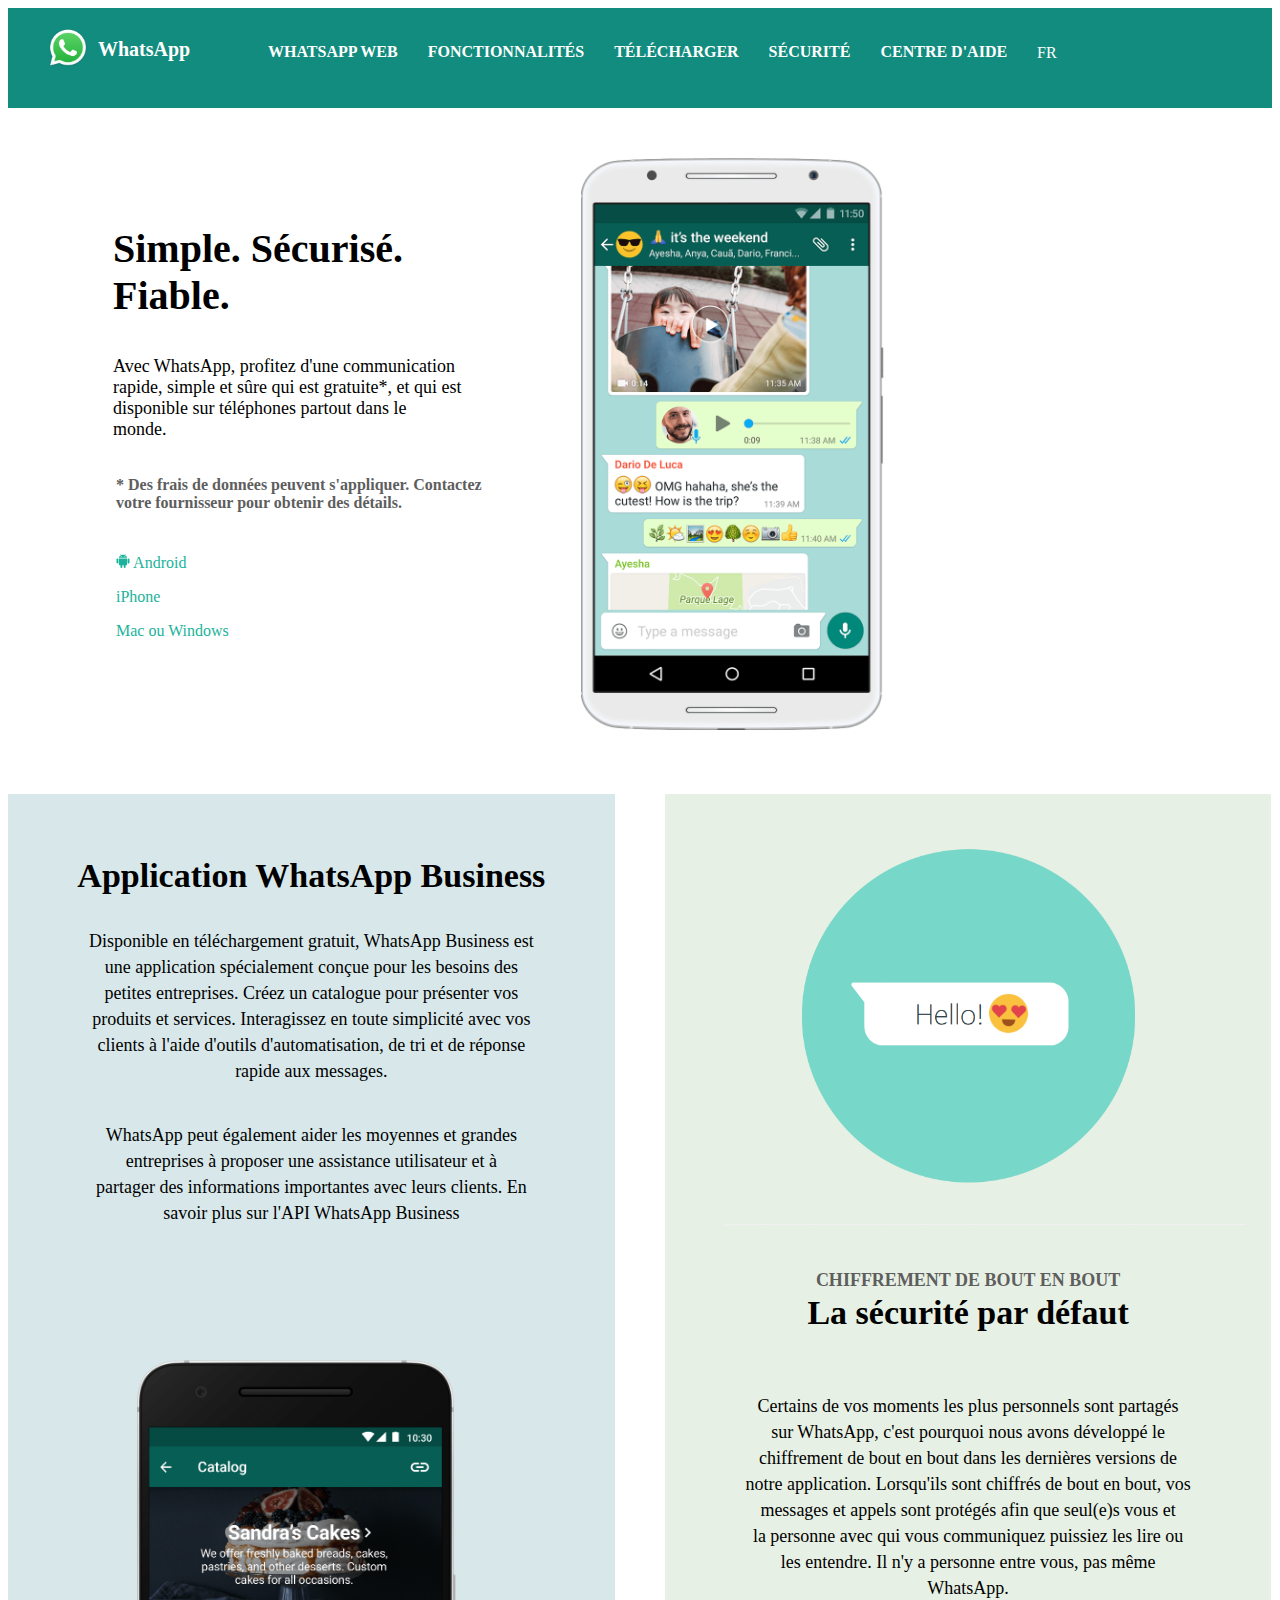
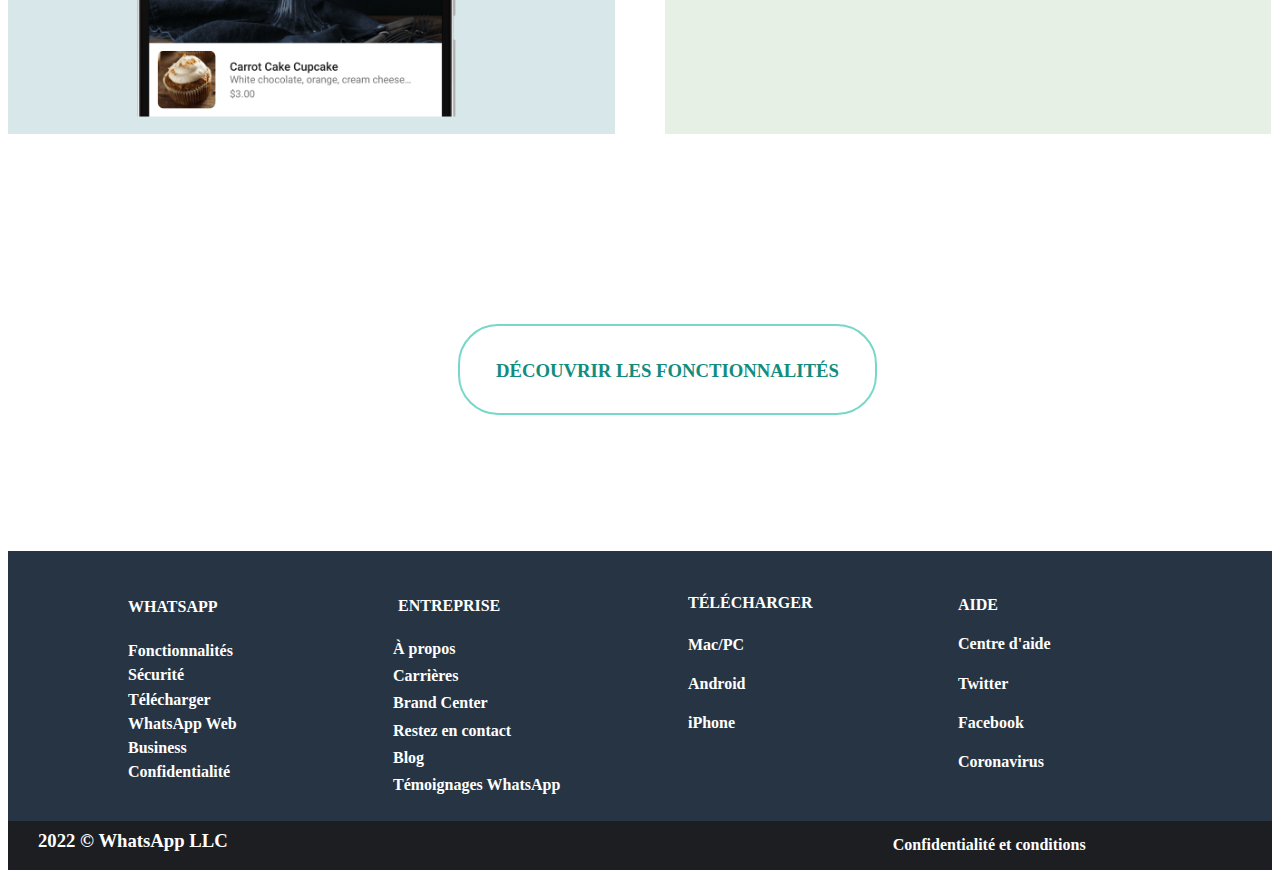
<file: index.html>
<!DOCTYPE html>
<html>
<head>
    <meta charset="UTF-8">
    <link rel="icon" href="images/logo.png"/>
    <link rel="stylesheet" href="css/index.css">
    <meta http-equiv="X-UA-Compatible" content="IE=edge">
    <meta name="viewport" content="width=device-width, initial-scale=1.0">
    <link rel="stylesheet" href="https://cdnjs.cloudflare.com/ajax/libs/font-awesome/6.1.0/css/all.min.css" integrity="sha512-10/jx2EXwxxWqCLX/hHth/vu2KY3jCF70dCQB8TSgNjbCVAC/8vai53GfMDrO2Emgwccf2pJqxct9ehpzG+MTw==" crossorigin="anonymous" referrerpolicy="no-referrer" />
    <title>Whatsapp</title>
</head>
<body>
    <header>
   <center>
        <nav>
            <div class="bloc1">
                <img src="images/logo.png">
                <a href="">WhatsApp</a>
            </div>
           
                <ul>
                        <a href="">WHATSAPP WEB</a>
                        <a href="">FONCTIONNALITÉS </a>
                        <a href="">TÉLÉCHARGER</a>
                        <a href="">SÉCURITÉ</a>
                        <a href="">CENTRE D'AIDE</a>
                        <div class="images">
                            <p> <i class="fa-solid fa-globe"></i>FR<i class="fa-solid fa-square-caret-down"></i></p>
                            
                        </div>
                </ul>                   
            </nav>
    </center>
    </header>
<main>
    <section class="corps">
        <div class="info">
            <div>
                <h1>Simple. Sécurisé. <br>
                            Fiable.</h1>
                <p>Avec WhatsApp, profitez d'une communication <br> rapide, simple et sûre qui est gratuite*, et qui est <br>
                             disponible sur téléphones partout dans le <br> monde.</p> </div>
                <h5 class="last">* Des frais de données peuvent s'appliquer. Contactez <br>
                votre fournisseur pour obtenir des détails.</h5>
            
        <div class="imagetexte">
                <p> <svg width="14" height="14" fill="none" class="_wauiIcon__android _9u4c"><path d="M2.904 10.59c0 .365.324.663.722.663h.824v1.881c0 .477.415.866.925.866s.924-.387.924-.866v-1.882h1.44v1.88c0 .477.414.866.924.866.511 0 .924-.387.924-.865v-1.881h.825c.398 0 .721-.299.721-.664V4.413H2.904v6.176zM8.95 1.212L9.71.197c.045-.059.035-.139-.025-.178-.059-.037-.144-.018-.188.041l-.789 1.056A5.002 5.002 0 007.002.822c-.608 0-1.187.105-1.707.294L4.506.062c-.044-.06-.129-.08-.188-.041-.06.037-.07.116-.025.178l.76 1.016c-1.209.518-2.056 1.501-2.164 2.65h8.229c-.112-1.15-.96-2.133-2.168-2.652zM5.265 2.815a.483.483 0 01-.254-.071.43.43 0 01-.167-.189.39.39 0 01-.026-.243.411.411 0 01.124-.215.49.49 0 01.496-.091.45.45 0 01.205.155c.05.069.077.15.077.233a.406.406 0 01-.134.297.477.477 0 01-.321.124zm3.528 0a.483.483 0 01-.253-.071.43.43 0 01-.168-.189.39.39 0 01-.026-.243.411.411 0 01.125-.215.49.49 0 01.496-.091.45.45 0 01.205.155c.05.069.076.15.076.233a.406.406 0 01-.133.297.477.477 0 01-.322.124zm3.783 1.573c-.512 0-.925.387-.925.866v3.38c0 .477.415.866.925.866s.924-.387.924-.865V5.252c.002-.478-.411-.864-.925-.864zm-11.152 0c-.51 0-.924.387-.924.866v3.38c0 .477.415.866.924.866.512 0 .925-.387.925-.865V5.252c0-.478-.415-.864-.925-.864z" fill="currentColor"></path></svg> Android <i class="fa-solid fa-angle-right"></i></p>
                <p><i class="fa-brands fa-apple"></i> iPhone <i class="fa-solid fa-angle-right"></i></p>
                <p><i class="fa-solid fa-desktop"></i> Mac ou Windows <i class="fa-solid fa-angle-right"></i></p>
            </div>
            </div>
        </div>
        <div class="image">
            <img src="images/whatsapp1.png">
        </div>
    </section>

    <section class="section2">
        <div class="premierediv">
            <h1>Application WhatsApp Business</h1>
                   <p class="paragraphe1">Disponible en téléchargement gratuit, WhatsApp Business est <br>
                    une application spécialement conçue pour les besoins des <br>
                    petites entreprises. Créez un catalogue pour présenter vos <br>
                    produits et services. Interagissez en toute simplicité avec vos <br>
                     clients à l'aide d'outils d'automatisation, de tri et de réponse <br>
                      rapide aux messages.
        <div class="paragraphe2">
                    </p> WhatsApp peut également aider les moyennes et grandes <br>
                    entreprises à proposer une assistance utilisateur et à <br>
                    partager des informations importantes avec leurs clients. En <br>
                    savoir plus sur l'API WhatsApp Business</p>
       </div>
       <div class="blocvisuel">
             <img src="images/whatsapp2.png">
       </div>

        </div>
        <div class="deuxiemediv">
            <img src="images/hello.png">

        <div class="texto">
            <h3>CHIFFREMENT DE BOUT EN BOUT</h3>
            <h1>La sécurité par défaut</h1>
            <p>Certains de vos moments les plus personnels sont partagés <br>
               sur WhatsApp, c'est pourquoi nous avons développé le <br>
               chiffrement de bout en bout dans les dernières versions de <br>
               notre application. Lorsqu'ils sont chiffrés de bout en bout, vos <br>
               messages et appels sont protégés afin que seul(e)s vous et <br>
               la personne avec qui vous communiquez puissiez les lire ou <br>
               les entendre. Il n'y a personne entre vous, pas même <br>
               WhatsApp.</p>

        </div>
    </div>
    </section>

    <section class="section3">
        <h3>DÉCOUVRIR LES FONCTIONNALITÉS</h3>
    </section>
</main>
</body>
<footer>
    <div class="haut">
        <ul class="liste1">
          <h1>WHATSAPP</h1>
          <h4>Fonctionnalités</h4> 
          <h4>Sécurité</h4> 
          <h4>Télécharger</h4>
          <h4>WhatsApp Web</h4>
          <h4>Business</h4>
          <h4>Confidentialité</h4>
        </ul>

        <div class="liste2">
            <h1>ENTREPRISE</h1>
            <h4>À propos</h4>
            <h4>Carrières</h4>
            <h4>Brand Center</h4>
            <h4>Restez en contact</h4>
            <h4>Blog</h4>
            <h4>Témoignages WhatsApp</h4>
        </div>

        <div class="liste3">
            <h1>TÉLÉCHARGER</h1>
            <h4>Mac/PC</h4>
            <h4>Android</h4>
            <h4>iPhone</h4>
        </div>

        <div class="liste4">
            <h1>AIDE</h1>
            <h4>Centre d'aide</h4>
            <h4>Twitter</h4>
            <h4>Facebook</h4>
            <h4>Coronavirus</h4>
        </div>
        
    </div>

    <div class="bas">
        <h3>2022 © WhatsApp LLC</h3>
        <h4>Confidentialité et conditions <i class="fa-solid fa-angle-right"></i> </h4>
    </div>
</footer>

</html>
</file>
<file: css/index.css>
header {
    width: 100%;
    height: 100px;
    background-color: #128c7e;
}
.bloc1{
    display: flex;
    width: 100px;
}

.bloc1 a {
    width: 300px;
    font-size: 20px;
    color: white;
    font-weight: bold;
    text-decoration: none;
}
nav{
    width: 100%;
    display: flex;
}

nav ul  {
    margin-right: 30px;
    position: relative;
    margin-top: 35px;
    margin-left: 120px;
    display: flex;
}
nav a{
    margin-right: 30px;
    text-decoration: none;
    color: white;
    font-weight: bold;
}

nav p {
    position: relative;
    bottom: 15px;
}

.bloc1 img{
    width: 40px;
    height: 40px;
    position: relative;
    bottom: -20px;
    left: 40px;
}

.bloc1 a {
    width: 40px;
    height: 40px;
    position: relative;
    bottom: -30px;
    left: 50px;
}



.image1 {
    display: flex;
    position: relative;
    bottom: -15px;
    width:20px;
    height:20px;
}

.image2 {
    display: flex;
    position: relative;
    bottom: -20px;
    width:10px; 
    height:10px;
}

.images p {
    color: white;
}

section {
    display: flex;
}

.info h1 {
    position: relative;
    left: 105px;
    bottom: 20px;
    font-size: 40px;
    width: 300px;
}

.info p {
    position: relative;
    left: 105px;
    bottom: 10px;
    font-size: 18px;
    width: 352px;
}


.last {
    position: relative;
    left: 108px;
    font-size: 16px;
    width: 462px;
    color: #5e5e5e;
}

.last h5 {
    width: 60px;
}

.imagetexte p {
    left: 108px;
    font-size: 16px;
    width: 462px;
    color: #1cb39b; ;
    position: relative;
    top: 15px;
}

.corps {
    position: relative;
    top: 110px;
    
}



.premierediv {
    width: 48%;
    height: 940px;
    background-color: #d8e8ea;
    top: 50px;
    position: relative;
    top: 110px;
    left: 0px;
    
}

.premierediv h1 {
    font-size: 34px;
    font-weight: 700;
    padding-bottom: 30px;
    text-align: center;
    bottom: 30px;
    position: relative;
    top: 40px;
}

.deuxiemediv {
    width: 48%;
    height: 940px;
    background-color: #e7f0e4;
    top: 50px;
    position: relative;
    top: 110px;
    left: 50px;
    
}

.deuxiemediv img {
    width: 520px;
    position: relative;
    left: 60px;
}

.texto h3 {
    text-align: center;
    border-top: 5px;
    font-size: 18px;
    color: #5e5e5e;
    line-height: 26px;
    position: relative;
    top: 20px;
    font-size: 18px;

    
}

.texto h1 {
    text-align: center;
    border-top: 15px;
    font-size: 34px;
    position: relative;
    bottom: 5px;
    line-height: 44px
}

.texto p {
    text-align: center;
    border-top: 5px;
    font-size: 18px;
    line-height: 26px;
    font-size: 18px;
    line-height: 26px;
    position: relative;
    top: 30px;
    font-weight: 400px;
    
    
}


.paragraphe1 {
    font-size: 18px;
    line-height: 26px;
    text-align: center;
    position: relative;
    top: 20px;
}

.paragraphe2 {
    text-align: center;
    border-top: 5px;
    font-size: 18px;
    line-height: 26px;
    position: relative;
    top: 40px;
}

.premierediv p {
    font-size: 18px;
    line-height: 26px;
    text-align: center;
    
}

.image img {
    width: 304px;
    height: 572px;
    position: relative;
    left: 110px;
    bottom: 60px;
}

.blocvisuel img{
    width: 332px;
    height: 363px;
    position: relative;
    left: 120px;
    top: 150px;
}

.section3 {
    background: #fff;
    width: 351px;
    height: 55px;
    border: 2px solid #77d7c8;
    border-radius: 40px;
    padding: 16px 32px;
    text-align: center;
    position: relative;
    top: 300px;
    font-size: 16px;
    font-weight: 500;
    line-height: 120%;
    color: #128c7e;
    cursor: pointer;
    text-decoration: none;
    font-weight: 400;
    display: inline-block;
    left:450px;
  }

  footer {
      width: 100%;
      height: 250px;
      position: relative;
      top:400px;
  }

  .haut {
      height: 270px;
      position: relative;
      top: 20px;
      background-color: #273443;
  }

   .haut h1 {
       font-size: 16px;
       font-weight: bold;
       position: relative;
       bottom: 20px;
   }

  .bas {
      height: 50px;
      background-color: #1c1e21;
  }

  .bas h3 {
      width: 200px;
      color: #fff;
      position: relative;
      top: 10px;
      left: 30px;
  }

  .bas h4 {
    width: 250px;
    height: 10px;
    color: #fff;
    position: relative;
    bottom: 27px;
    left: 70%;
  }

  .haut ul {
      width: 150px;
      color: #fff;
      text-decoration: none;
      position: relative;
      padding-top: 3px;
      line-height: 3px;
      top: 60px;
      left: 80px;
  }

  .liste2 h4 {
    width: 200px;
    color: rgb(19, 18, 18);
    text-decoration: none;
    position: relative;
    padding-top: 3px;
    line-height: 3px;
    bottom: 19px;
    left: 335px;
  }


  .liste2 {
      height: 100px;
  }
  .liste2 h1 {
    width: 100px;
    font-size: 16px;
    color: #fff;
    font-weight: bold;
    position: relative;
    bottom: 138px;
    left: 300px;
  }

  .liste2 h4 {
    width: 190px;
    font-size: 16px;
    color: #fff;
    position: relative;
    bottom: 130px;
    left: 295px;
  }

.liste2 {
    width: 300px;
    position: relative;
    left: 90px;
}

  .liste3 h1 {
    width: 100px;
    font-size: 16px;
    color: #fff;
    font-weight: bold;
    position: relative;
    bottom: 251px;
    left: 600px;
  }

  .liste3 h4 {
    width: 190px;
    font-size: 16px;
    color: #fff;
    position: relative;
    bottom: 249px;
    left: 600px;
  }

  .liste3 {
    width: 300px;
    height: 0px;
    position: relative;
    top: 0px;
    left: 80px;


  }

  .liste4 {
      width: 300px;
      height: 0px;
      position: relative;
      left: 100px;
  }

  .liste4 h1 {
    width: 190px;
    font-size: 16px;
    color: #fff;
    position: relative;
    bottom: 260px;
    left: 850px;
  }

  .liste4 h4 {
    width: 190px;
    font-size: 16px;
    color: #fff;
    position: relative;
    bottom: 260px;
    left: 850px;
  }
</file>
